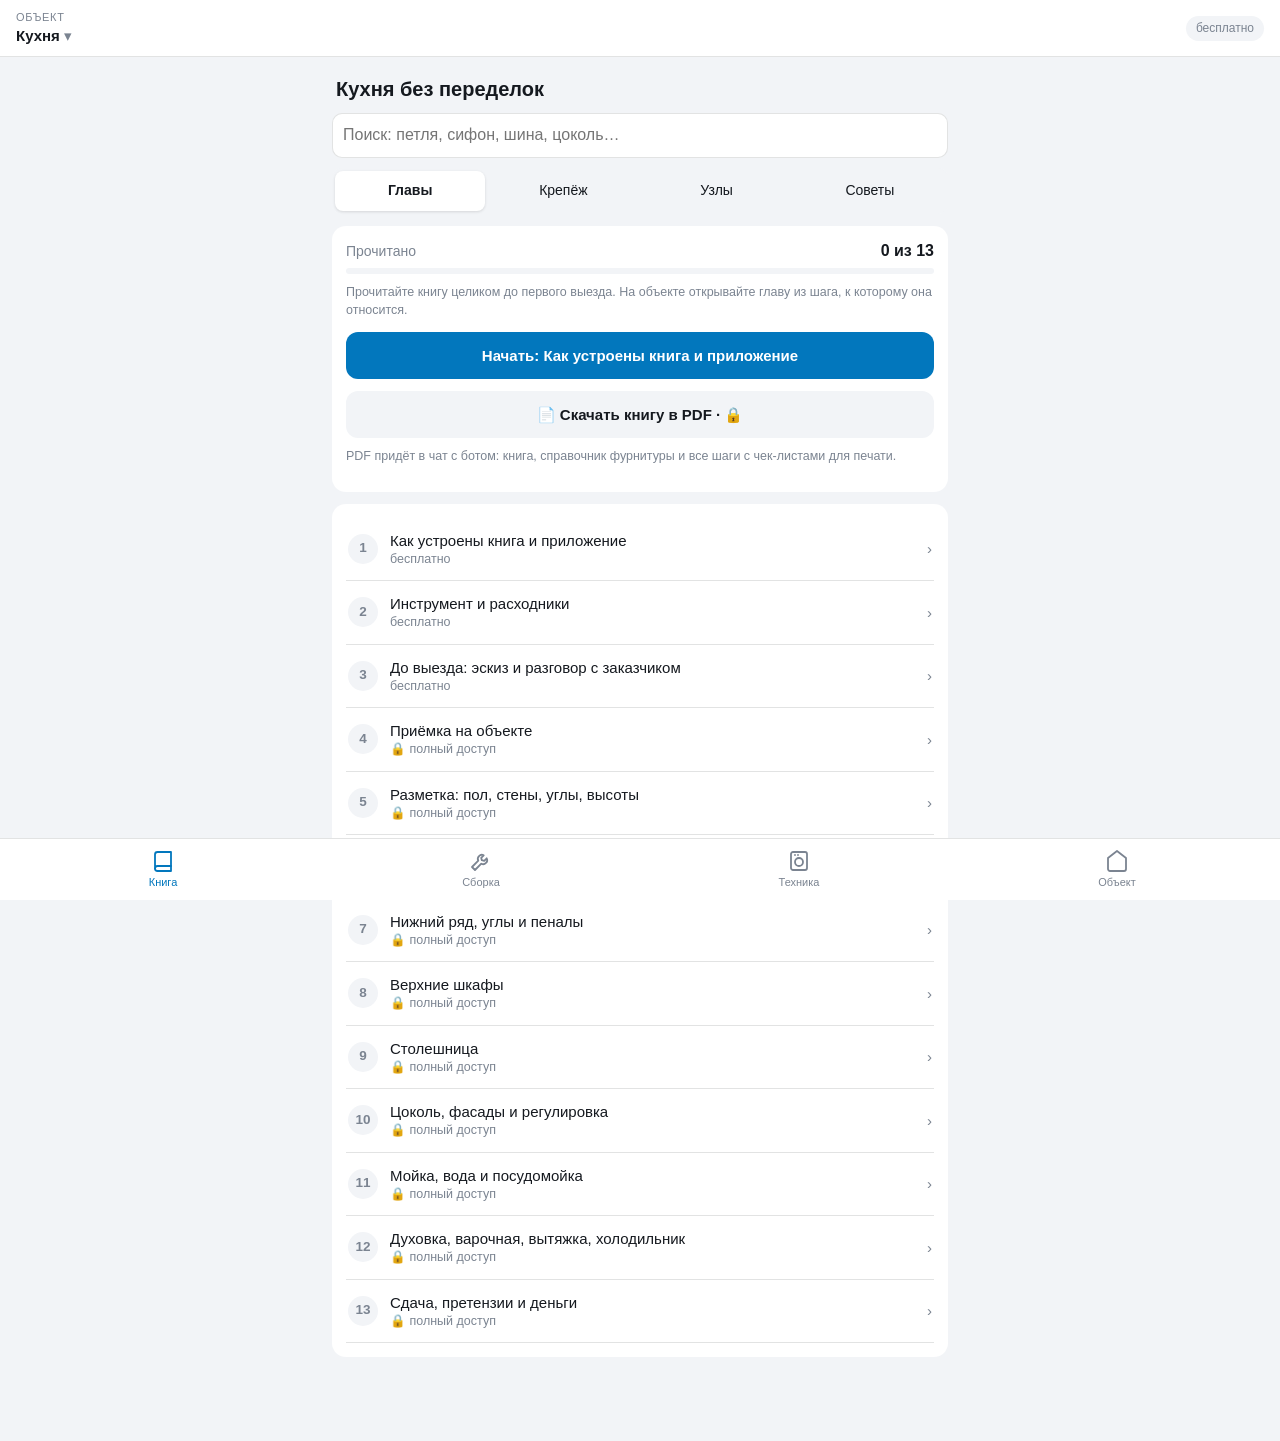
<file: kuhnya/index.html>
<!DOCTYPE html>
<html lang="ru">
<head>
  <meta charset="UTF-8">
  <meta name="viewport" content="width=device-width, initial-scale=1, maximum-scale=1, user-scalable=no">
  <title>Кухня PRO</title>
  <script>
    /* автообновление: если на сервере версия новее, перезагружаемся мимо кэша Telegram */
    window.APP_VERSION = 7;
    fetch("version.json?t=" + Date.now(), { cache: "no-store" }).then((r) => r.json()).then((j) => {
      if (j.v > window.APP_VERSION && !location.search.includes("v=" + j.v)) location.replace(location.pathname + "?v=" + j.v + location.hash);
    }).catch(() => {});
  </script>
  <script src="https://telegram.org/js/telegram-web-app.js"></script>
  <link rel="stylesheet" href="style.css?v=7">
</head>
<body>
  <header class="top">
    <button class="project-chip" type="button">
      <span class="chip-label">Объект</span>
      <span class="chip-name" id="projectName">—</span>
    </button>
    <span class="badge" id="accessBadge">бесплатно</span>
  </header>
  <main id="view"></main>
  <nav class="tabs">
    <button type="button" data-tab="book">
      <svg viewBox="0 0 24 24"><path d="M4 19.5A2.5 2.5 0 016.5 17H20V3H6.5A2.5 2.5 0 004 5.5z"/><path d="M4 19.5A2.5 2.5 0 006.5 22H20v-5"/></svg>
      Книга
    </button>
    <button type="button" data-tab="build">
      <svg viewBox="0 0 24 24"><path d="M14.7 6.3a4 4 0 00-5.4 5.4L3 18l3 3 6.3-6.3a4 4 0 005.4-5.4l-2.5 2.5-2.4-.6-.6-2.4z"/></svg>
      Сборка
    </button>
    <button type="button" data-tab="tech">
      <svg viewBox="0 0 24 24"><rect x="4" y="3" width="16" height="18" rx="2"/><circle cx="12" cy="13" r="4"/><path d="M8 6h.01M11 6h.01"/></svg>
      Техника
    </button>
    <button type="button" data-tab="obj">
      <svg viewBox="0 0 24 24"><path d="M3 9l9-7 9 7v11a2 2 0 01-2 2H5a2 2 0 01-2-2V9z"/></svg>
      Объект
    </button>
  </nav>
  <div class="toast" id="toast"></div>
  <script src="config.js?v=7"></script>
  <script src="steps.js?v=7"></script>
  <script src="book.js?v=7"></script>
  <script src="parts.js?v=7"></script>
  <script src="tips.js?v=7"></script>
  <script src="app.js?v=7"></script>
</body>
</html>
</file>
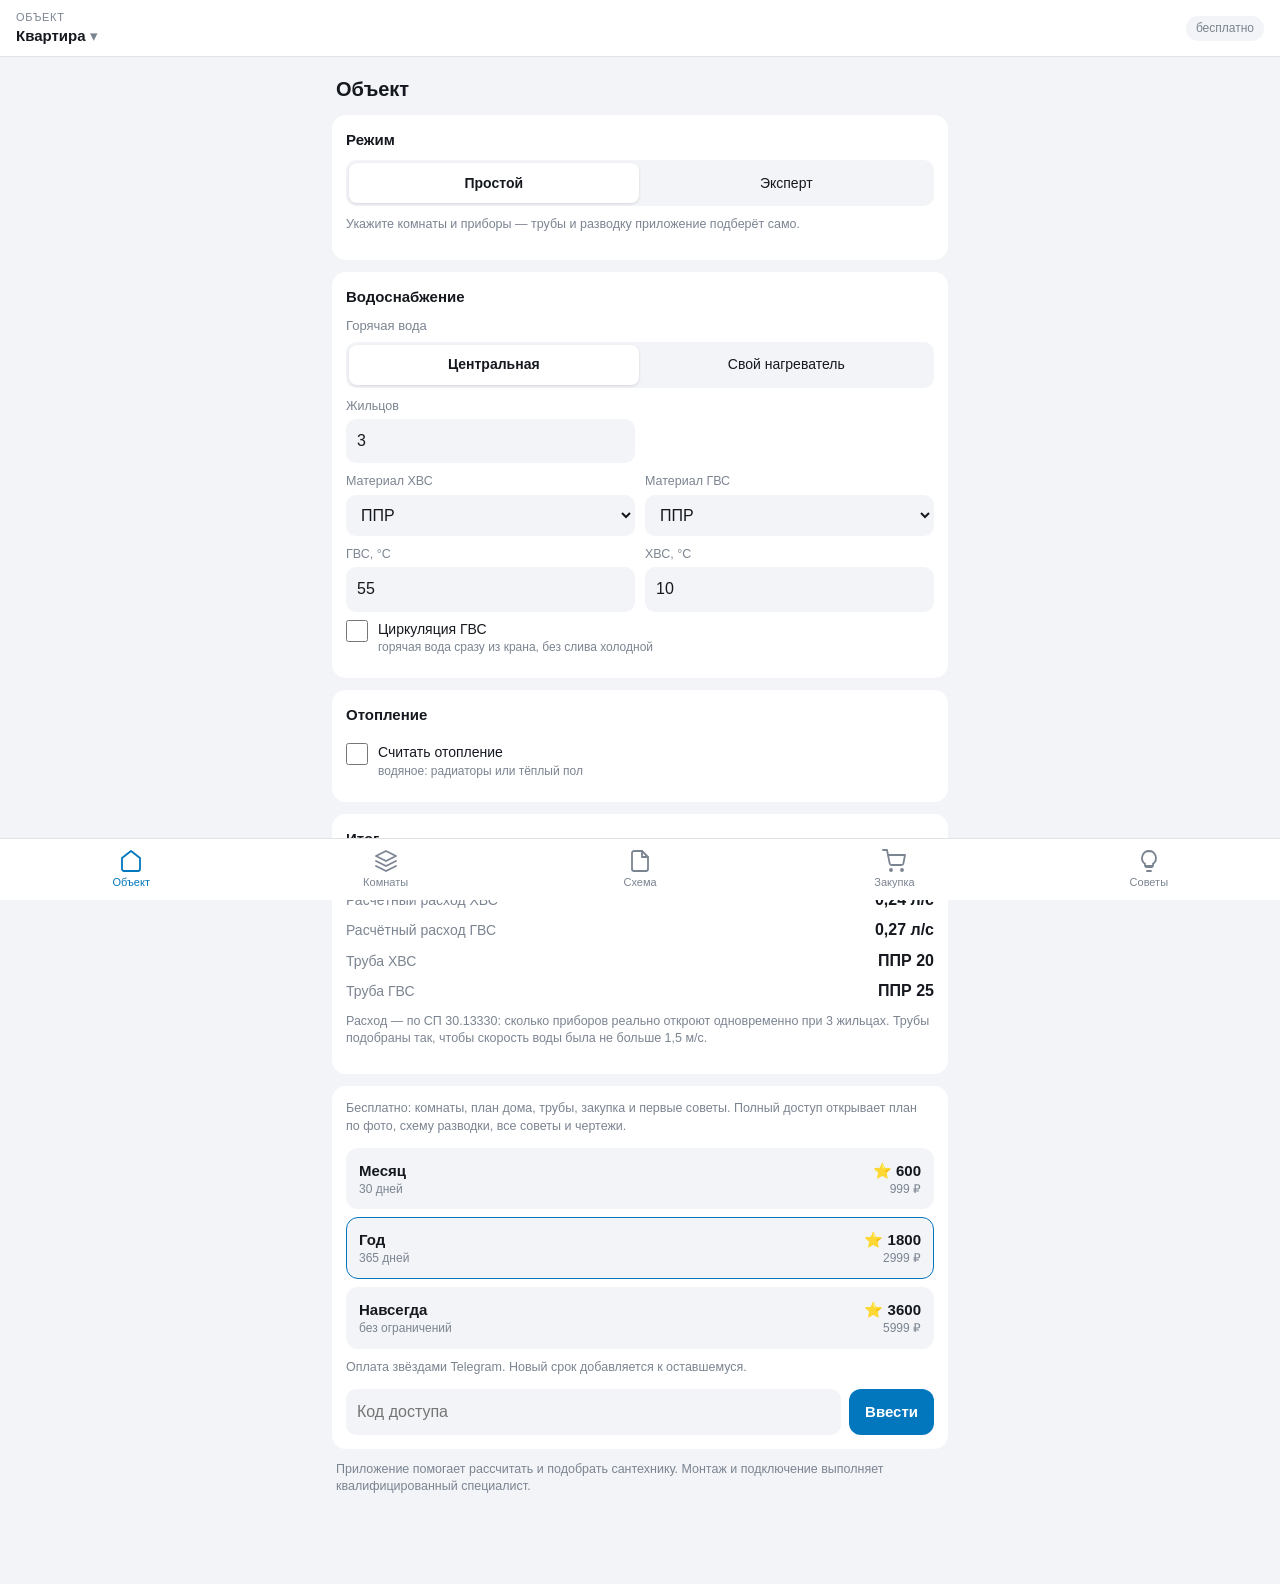
<file: santeh/index.html>
<!DOCTYPE html>
<html lang="ru">
<head>
  <meta charset="UTF-8">
  <meta name="viewport" content="width=device-width, initial-scale=1, maximum-scale=1, user-scalable=no">
  <title>Сантехник PRO</title>
  <script>
    /* автообновление: если на сервере версия новее, перезагружаемся мимо кэша Telegram */
    window.APP_VERSION = 11;
    fetch("version.json?t=" + Date.now(), { cache: "no-store" }).then((r) => r.json()).then((j) => {
      if (j.v > window.APP_VERSION && !location.search.includes("v=" + j.v)) location.replace(location.pathname + "?v=" + j.v + location.hash);
    }).catch(() => {});
  </script>
  <script src="https://telegram.org/js/telegram-web-app.js"></script>
  <link rel="stylesheet" href="style.css?v=11">
</head>
<body>
  <header class="top">
    <button class="project-chip" type="button">
      <span class="chip-label">Объект</span>
      <span class="chip-name" id="projectName">—</span>
    </button>
    <span class="badge" id="accessBadge">бесплатно</span>
  </header>
  <main id="view"></main>
  <nav class="tabs">
    <button type="button" data-tab="object">
      <svg viewBox="0 0 24 24"><path d="M3 9l9-7 9 7v11a2 2 0 01-2 2H5a2 2 0 01-2-2V9z"/></svg>
      Объект
    </button>
    <button type="button" data-tab="rooms">
      <svg viewBox="0 0 24 24"><path d="M12 2L2 7l10 5 10-5-10-5zM2 17l10 5 10-5M2 12l10 5 10-5"/></svg>
      Комнаты
    </button>
    <button type="button" data-tab="schema">
      <svg viewBox="0 0 24 24"><path d="M14 2H6a2 2 0 00-2 2v16a2 2 0 002 2h12a2 2 0 002-2V8z"/><polyline points="14 2 14 8 20 8"/></svg>
      Схема
    </button>
    <button type="button" data-tab="buy">
      <svg viewBox="0 0 24 24"><circle cx="9" cy="21" r="1"/><circle cx="20" cy="21" r="1"/><path d="M1 1h4l2.68 13.39a2 2 0 002 1.61h9.72a2 2 0 002-1.61L23 6H6"/></svg>
      Закупка
    </button>
    <button type="button" data-tab="tips">
      <svg viewBox="0 0 24 24"><path d="M9 18h6M10 22h4M12 2a7 7 0 00-4 12.7V17h8v-2.3A7 7 0 0012 2z"/></svg>
      Советы
    </button>
  </nav>
  <div class="toast" id="toast"></div>
  <script src="config.js?v=11"></script>
  <script src="core.js?v=11"></script>
  <script src="plan.js?v=11"></script>
  <script src="tips.js?v=11"></script>
  <script src="montage.js?v=11"></script>
  <script src="app.js?v=11"></script>
</body>
</html>
</file>
<file: kuhnya/style.css>
:root {
  --bg: var(--tg-theme-bg-color, #ffffff);
  --bg2: var(--tg-theme-secondary-bg-color, #f2f4f7);
  --text: var(--tg-theme-text-color, #15191f);
  --hint: var(--tg-theme-hint-color, #7b8491);
  --link: var(--tg-theme-link-color, #0277bd);
  --btn: var(--tg-theme-button-color, #0277bd);
  --btn-text: var(--tg-theme-button-text-color, #ffffff);
  --accent: #e65100;
  --ok: #1f8a4c;
  --amber: #f2a900;
  --hot: #e53935;
  --cold: #1565c0;
  --warn-bg: #fdecea;
  --line: color-mix(in srgb, var(--text) 12%, transparent);
  --radius: 14px;
}
* { box-sizing: border-box; -webkit-tap-highlight-color: transparent; }
html, body { margin: 0; background: var(--bg2); color: var(--text); font: 15px/1.4 -apple-system, "Segoe UI", Roboto, sans-serif; overflow-x: clip; }
body { padding-bottom: calc(72px + env(safe-area-inset-bottom)); }
main { padding: 12px 12px 0; max-width: 640px; margin: 0 auto; overflow-x: clip; }

.top { position: sticky; top: 0; z-index: 5; display: flex; align-items: center; justify-content: space-between; gap: 10px;
  padding: 10px 16px; background: var(--bg); border-bottom: 1px solid var(--line); }
.project-chip { display: flex; flex-direction: column; align-items: flex-start; border: 0; background: none; color: var(--text); padding: 0; font: inherit; text-align: left; min-width: 0; }
.chip-label { font-size: 11px; color: var(--hint); text-transform: uppercase; letter-spacing: .06em; }
.chip-name { font-weight: 700; white-space: nowrap; overflow: hidden; text-overflow: ellipsis; max-width: 60vw; }
.chip-name::after { content: " ▾"; color: var(--hint); font-weight: 400; }
.badge { font-size: 12px; padding: 4px 10px; border-radius: 99px; background: var(--bg2); color: var(--hint); white-space: nowrap; }
.badge.paid { background: color-mix(in srgb, var(--ok) 15%, transparent); color: var(--ok); }

h2 { font-size: 20px; margin: 6px 4px 12px; }
h3 { font-size: 15px; margin: 0 0 10px; }
.card { background: var(--bg); border-radius: var(--radius); padding: 14px; margin-bottom: 12px; position: relative; }
.sub { color: var(--hint); font-size: 13px; margin: -6px 0 10px; }
.grid { display: grid; grid-template-columns: 1fr 1fr; gap: 10px; align-items: end; }
label.f { display: flex; flex-direction: column; gap: 4px; font-size: 12.5px; color: var(--hint); }
label.f.full { grid-column: 1 / -1; }
input, select { width: 100%; font: inherit; font-size: 16px; color: var(--text); background: var(--bg2); border: 1px solid transparent; border-radius: 10px; padding: 10px; outline: none; }
input:focus, select:focus { border-color: var(--btn); }
.seg { display: flex; background: var(--bg2); border-radius: 10px; padding: 3px; gap: 3px; margin-bottom: 10px; }
.seg button { flex: 1; border: 0; background: none; color: var(--text); font: inherit; font-size: 14px; padding: 9px 4px; border-radius: 8px; min-height: 40px; }
.seg button.on { background: var(--bg); box-shadow: 0 1px 3px rgba(0, 0, 0, .12); font-weight: 600; }
.tgl { display: flex; gap: 10px; align-items: flex-start; padding: 8px 0; font-size: 14px; }
.tgl input { width: 22px; height: 22px; flex: none; margin: 0; accent-color: var(--btn); }
.tgl small { display: block; color: var(--hint); font-size: 12px; }

.res { display: grid; grid-template-columns: 1fr auto; gap: 8px 12px; align-items: baseline; }
.res .k { color: var(--hint); font-size: 14px; }
.res .v { font-weight: 700; font-size: 16px; text-align: right; font-variant-numeric: tabular-nums; }
.res .v.big { font-size: 22px; }
.res hr { grid-column: 1 / -1; border: 0; border-top: 1px solid var(--line); margin: 2px 0; width: 100%; }
.warn { background: var(--warn-bg); color: #7a1f19; border-radius: 10px; padding: 10px 12px; font-size: 14px; margin-top: 10px; }
.note { color: var(--hint); font-size: 12.5px; margin-top: 10px; }
.btn { display: block; width: 100%; border: 0; border-radius: 12px; padding: 13px; font: inherit; font-weight: 600; background: var(--btn); color: var(--btn-text); margin-top: 12px; min-height: 46px; }
.btn.ghost { background: var(--bg2); color: var(--text); }

/* линии/трубы */
.pipe-line { background: var(--bg); border-radius: var(--radius); padding: 12px 14px; margin-bottom: 10px; }
.pipe-line .head { display: flex; align-items: center; gap: 8px; margin-bottom: 6px; }
.pipe-line .icon { font-size: 20px; }
.pipe-line .name { flex: 1; font-weight: 600; font-size: 15px; }
.pipe-line .badge-t { font-size: 11px; padding: 2px 8px; border-radius: 99px; font-weight: 600; }
.badge-hot { background: color-mix(in srgb, var(--hot) 14%, transparent); color: var(--hot); }
.badge-cold { background: color-mix(in srgb, var(--cold) 14%, transparent); color: var(--cold); }
.pipe-line .specs { display: flex; flex-wrap: wrap; gap: 6px; font-size: 13px; color: var(--hint); }
.pipe-line .specs b { font-weight: 700; color: var(--text); }

/* закупка */
.bi { display: flex; justify-content: space-between; gap: 12px; padding: 9px 0; border-bottom: 1px solid var(--line); font-size: 14.5px; }
.bi:last-child { border-bottom: 0; }
.bi b { white-space: nowrap; font-variant-numeric: tabular-nums; }

/* замок */
.lock { position: absolute; inset: 0; border-radius: var(--radius); display: flex; flex-direction: column; align-items: center; justify-content: center; gap: 8px; text-align: center; padding: 20px;
  background: color-mix(in srgb, var(--bg) 82%, transparent); backdrop-filter: blur(3px); -webkit-backdrop-filter: blur(3px); }
.lock b { font-size: 15px; }
.lock span { color: var(--hint); font-size: 13px; max-width: 260px; }
.lock .btn { width: auto; padding: 10px 18px; margin-top: 4px; }
.locked-body { filter: blur(2px); pointer-events: none; user-select: none; min-height: 120px; }

.tabs { position: fixed; left: 0; right: 0; bottom: 0; z-index: 6; display: flex; background: var(--bg); border-top: 1px solid var(--line); padding: 4px 4px calc(4px + env(safe-area-inset-bottom)); }
.tabs button { flex: 1; border: 0; background: none; color: var(--hint); font: inherit; font-size: 11px; display: flex; flex-direction: column; align-items: center; gap: 2px; padding: 6px 0; min-height: 48px; }
.tabs svg { width: 24px; height: 24px; fill: none; stroke: currentColor; stroke-width: 1.8; stroke-linecap: round; stroke-linejoin: round; }
.tabs button.on { color: var(--btn); }
.sheet-bg { position: fixed; inset: 0; background: rgba(0, 0, 0, .35); z-index: 20; display: flex; align-items: flex-end; }
.sheet { background: var(--bg); width: 100%; max-height: 85vh; overflow: auto; border-radius: 18px 18px 0 0; padding: 16px 16px calc(16px + env(safe-area-inset-bottom)); }
.cl-item { display: flex; align-items: center; gap: 12px; padding: 12px 2px; border-bottom: 1px solid var(--line); }
.cl-item .t { flex: 1; } .cl-item small { display: block; color: var(--hint); font-size: 12.5px; }
.toast { position: fixed; left: 50%; bottom: 90px; transform: translateX(-50%); background: rgba(30, 30, 30, .9); color: #fff; padding: 10px 16px; border-radius: 12px; font-size: 14px; opacity: 0; transition: opacity .2s; pointer-events: none; z-index: 30; max-width: 90vw; }
.toast.show { opacity: 1; }

/* тарифы */
.plans { display: grid; gap: 8px; }
.plan { display: flex; width: 100%; align-items: center; justify-content: space-between; gap: 10px; text-align: left; font: inherit; color: var(--text);
  background: var(--bg2); border: 1.5px solid transparent; border-radius: 12px; padding: 11px 12px; min-height: 52px; }
.plan.best { border-color: var(--btn); }
.plan-n { font-weight: 700; } .plan-n small, .plan-p small { display: block; font-weight: 400; color: var(--hint); font-size: 12px; }
.plan-p { font-weight: 700; text-align: right; white-space: nowrap; font-variant-numeric: tabular-nums; }
.code-row { display: flex; gap: 8px; margin-top: 12px; align-items: stretch; }
.code-row input { flex: 1; min-width: 0; }
.code-row .btn { width: auto; margin: 0; padding: 0 16px; }

/* план дома */
.plan-tools { display: flex; gap: 8px; margin-bottom: 6px; }
.plan-tools button { flex: 1; display: flex; align-items: center; justify-content: center; gap: 6px; border: 1px solid var(--line); background: var(--bg2); color: var(--text); font: inherit; font-size: 13.5px; padding: 9px 8px; border-radius: 10px; min-height: 44px; }
.plan-tools button:disabled { opacity: .6; }
.plan-tools svg { width: 18px; height: 18px; flex: none; fill: none; stroke: currentColor; stroke-width: 1.8; stroke-linecap: round; stroke-linejoin: round; }
.pe-wrap { touch-action: none; user-select: none; -webkit-user-select: none; margin-top: 6px; }
svg.plan-svg { width: 100%; height: auto; max-height: 62vh; display: block; background: #fbfcfe; border-radius: 12px; border: 1px solid var(--line); }
svg.plan-svg.static { cursor: zoom-in; }
.pe-sel { display: grid; grid-template-columns: 1fr 1fr 44px; gap: 8px; align-items: end; margin-top: 10px; }
.pe-sel b { grid-column: 1 / -1; font-size: 14px; }
.pe-rot { height: 44px; border: 0; border-radius: 10px; background: var(--bg2); color: var(--text); font-size: 20px; }
.from-plan { margin: 10px 0 0; font-size: 13.5px; color: var(--hint); }
.from-plan b { color: var(--text); }
.from-plan button, .linkbtn { border: 0; background: none; color: var(--link); font: inherit; padding: 0 2px; text-decoration: underline; }

/* советы и чертежи */
.tip { background: var(--bg); border-radius: var(--radius); padding: 12px 14px; margin-bottom: 10px; border-left: 4px solid var(--ok); }
.tip.err { border-left-color: var(--hot); }
.tip-kind { font-size: 12px; font-weight: 700; color: var(--ok); margin-bottom: 4px; }
.tip.err .tip-kind { color: var(--hot); }
.tip-text { font-size: 14px; line-height: 1.45; }
.tip.locked .tip-text { color: var(--hint); font-style: italic; }
.tip-src { font-size: 11.5px; color: var(--hint); margin-top: 6px; }
.cl-item[data-draw] { cursor: pointer; }
.zoom { position: fixed; inset: 0; z-index: 40; background: #fff; display: flex; flex-direction: column; }
.zoom-bar { display: flex; align-items: center; justify-content: space-between; gap: 10px; padding: 10px 14px; border-bottom: 1px solid #e5e2db; font-size: 13px; color: #6f6c66; }
.zoom-bar button { border: 0; background: var(--btn); color: var(--btn-text); border-radius: 10px; padding: 8px 14px; font: inherit; font-weight: 600; min-height: 40px; }
.zoom-body { flex: 1; overflow: auto; -webkit-overflow-scrolling: touch; padding: 10px; }
.zoom-body svg.zoomed { height: auto; display: block; margin: 0 auto; }

/* замер: окна, двери, коммуникации */
.addrow { display: flex; flex-wrap: wrap; gap: 8px; margin-top: 10px; }
.addrow button { border: 1px dashed var(--line); background: none; color: var(--link); font: inherit; font-size: 14px; padding: 9px 12px; border-radius: 10px; min-height: 40px; }
.item { background: var(--bg2); border-radius: 12px; padding: 10px 12px; margin-bottom: 8px; }
.item .head { display: flex; align-items: center; gap: 8px; margin-bottom: 8px; }
.item .head b { flex: 1; font-size: 14.5px; }
.item .head select { width: auto; padding: 6px 8px; font-size: 15px; background: var(--bg); }
.item .grid input { background: var(--bg); }
.dot { width: 14px; height: 14px; border-radius: 50%; flex: none; }
.x { border: 0; background: none; color: var(--hint); font-size: 22px; padding: 2px 8px; min-width: 40px; min-height: 40px; }

/* модули */
.mrow { display: grid; grid-template-columns: minmax(0, 1fr) 66px 34px 34px 34px; gap: 5px; align-items: center; padding: 5px 0; border-bottom: 1px solid var(--line); }
.mrow select, .mrow input { padding: 8px 6px; font-size: 15px; }
.mrow select { text-overflow: ellipsis; }
.mrow button { height: 40px; border: 0; border-radius: 10px; background: var(--bg2); color: var(--text); font-size: 18px; padding: 0; }
.mrow button[data-mdel] { color: var(--hint); font-size: 20px; }
.row-head { display: flex; align-items: baseline; justify-content: space-between; gap: 8px; margin: 14px 0 4px; }
.row-head h3 { margin: 0; }
.row-head span { font-size: 12.5px; color: var(--hint); }
.row-add { display: grid; grid-template-columns: 1fr auto; gap: 8px; margin-top: 8px; }
.row-add select { color: var(--link); }
.row-add button { border: 1px dashed var(--line); background: none; color: var(--link); font: inherit; font-size: 14px; padding: 0 12px; border-radius: 10px; min-height: 44px; }
.fit { font-size: 13.5px; margin-top: 8px; color: var(--hint); }
.fit b { color: var(--text); }
.fit .bad { color: var(--hot); font-weight: 600; }
.fit .ok { color: var(--ok); font-weight: 600; }
.info { background: color-mix(in srgb, var(--btn) 9%, transparent); border-radius: 10px; padding: 10px 12px; font-size: 14px; margin-top: 10px; }

/* чертежи */
.elev-wrap { border-radius: 12px; border: 1px solid var(--line); overflow: hidden; background: #fff; }
svg.elev, svg.elev-mini, svg.ctop, svg.sheets { display: block; width: 100%; height: auto; cursor: zoom-in; }
.pieces { font-size: 14px; }
.pieces .bi span small { display: block; color: var(--hint); font-size: 12.5px; }

/* смета */
.sm-row { padding: 10px 0; border-bottom: 1px solid var(--line); }
.sm-row:last-child { border-bottom: 0; }
.sm-row .n { font-size: 14.5px; margin-bottom: 6px; }
.sm-row .n.off { color: var(--hint); }
.sm-line { display: grid; grid-template-columns: 74px 36px 96px 1fr; gap: 6px; align-items: center; font-size: 13px; color: var(--hint); }
.sm-line input { padding: 7px 8px; font-size: 15px; }
.sm-line b { text-align: right; color: var(--text); font-size: 15px; white-space: nowrap; font-variant-numeric: tabular-nums; }
.total { display: flex; justify-content: space-between; align-items: baseline; font-size: 15px; }
.total b { font-size: 24px; font-variant-numeric: tabular-nums; }

/* чек-листы */
.bar { height: 6px; background: var(--bg2); border-radius: 9px; overflow: hidden; margin-top: 6px; }
.bar i { display: block; height: 100%; background: var(--ok); border-radius: 9px; }
.chk { display: flex; gap: 12px; align-items: flex-start; padding: 11px 2px; border-bottom: 1px solid var(--line); font-size: 14.5px; }
.chk:last-child { border-bottom: 0; }
.chk input { width: 22px; height: 22px; flex: none; margin: 0; accent-color: var(--ok); }
.chk.done span { color: var(--hint); text-decoration: line-through; }
.nr { display: inline-block; font-size: 11px; font-weight: 700; color: var(--accent); border: 1px solid var(--accent); border-radius: 99px; padding: 1px 7px; margin-left: 6px; vertical-align: 1px; }
.back { border: 0; background: none; color: var(--link); font: inherit; padding: 4px; margin: 0 0 6px; min-height: 40px; }

/* пошаговая сборка */
.num { width: 30px; height: 30px; flex: none; border-radius: 50%; background: var(--bg2); color: var(--hint); display: flex; align-items: center; justify-content: center; font-size: 13.5px; font-weight: 700; }
.num.ok { background: color-mix(in srgb, var(--ok) 16%, transparent); color: var(--ok); }
.step-text { margin: 0; font-size: 15px; line-height: 1.5; }
.draw-link { display: block; width: 100%; text-align: left; margin-top: 12px; border: 1px solid var(--line); background: var(--bg2); color: var(--link); font: inherit; font-size: 14.5px; padding: 11px 12px; border-radius: 10px; min-height: 44px; }
.step-nav { display: grid; grid-template-columns: 1fr 1.4fr; gap: 10px; margin: 4px 0 16px; }
.step-nav .btn { margin-top: 0; }
.step-nav .btn:disabled { opacity: .45; }
textarea { width: 100%; font: inherit; font-size: 16px; color: var(--text); background: var(--bg2); border: 1px solid transparent; border-radius: 10px; padding: 10px; outline: none; resize: vertical; }
textarea:focus { border-color: var(--btn); }

/* книга */
.book .bk-p { margin: 0 0 12px; font-size: 15.5px; line-height: 1.55; }
.book .bk-h { margin: 18px 0 8px; font-size: 16px; }
.book .bk-h:first-child { margin-top: 0; }
.book .bk-list { margin: 0 0 12px; padding-left: 20px; font-size: 15px; line-height: 1.5; }
.book .bk-list li { margin-bottom: 6px; }
.book .warn { margin: 4px 0 12px; }
.book .draw-link { margin: 4px 0 12px; }

/* подробные шаги и справочник */
ol.how { margin: 0; padding-left: 22px; font-size: 15px; line-height: 1.5; }
ol.how li { margin-bottom: 9px; padding-left: 2px; }
ol.how li::marker { font-weight: 700; color: var(--btn); }
ul.need { margin: 0; }
.chips { display: flex; flex-wrap: wrap; gap: 8px; }
.chip-btn { border: 1px solid var(--line); background: var(--bg2); color: var(--text); font: inherit; font-size: 14px; padding: 9px 12px; border-radius: 99px; min-height: 40px; }

/* чертежи внутри шага */
.figs { display: grid; gap: 10px; margin-bottom: 12px; }
.fig { margin: 0; background: #fff; border-radius: var(--radius); overflow: hidden; border: 1px solid var(--line); cursor: zoom-in; }
.fig img { display: block; width: 100%; height: auto; }
.fig figcaption { font-size: 12.5px; color: #6f6c66; padding: 6px 10px 8px; border-top: 1px solid #eee; }

/* поиск, пропущенные шаги, список с собой */
input.search { margin: -2px 0 10px; background: var(--bg); border: 1px solid var(--line); }
.cl-item.skip .t { color: var(--hint); text-decoration: line-through; }
.cl-item.skip .t small { text-decoration: none; }
.skip-btn { display: block; margin: 0 auto 12px; font-size: 13.5px; color: var(--hint); }
details[data-kitbox] summary { cursor: pointer; font-size: 15px; padding: 2px 0; list-style-position: inside; }
.sub-inline { color: var(--hint); font-size: 13px; font-weight: 400; margin-left: 6px; }
</file>
<file: santeh/style.css>
:root {
  --bg: var(--tg-theme-bg-color, #ffffff);
  --bg2: var(--tg-theme-secondary-bg-color, #f2f4f7);
  --text: var(--tg-theme-text-color, #15191f);
  --hint: var(--tg-theme-hint-color, #7b8491);
  --link: var(--tg-theme-link-color, #0277bd);
  --btn: var(--tg-theme-button-color, #0277bd);
  --btn-text: var(--tg-theme-button-text-color, #ffffff);
  --accent: #e65100;
  --ok: #1f8a4c;
  --amber: #f2a900;
  --hot: #e53935;
  --cold: #1565c0;
  --warn-bg: #fdecea;
  --line: color-mix(in srgb, var(--text) 12%, transparent);
  --radius: 14px;
}
* { box-sizing: border-box; -webkit-tap-highlight-color: transparent; }
html, body { margin: 0; background: var(--bg2); color: var(--text); font: 15px/1.4 -apple-system, "Segoe UI", Roboto, sans-serif; overflow-x: clip; }
body { padding-bottom: calc(72px + env(safe-area-inset-bottom)); }
main { padding: 12px 12px 0; max-width: 640px; margin: 0 auto; overflow-x: clip; }

.top { position: sticky; top: 0; z-index: 5; display: flex; align-items: center; justify-content: space-between; gap: 10px;
  padding: 10px 16px; background: var(--bg); border-bottom: 1px solid var(--line); }
.project-chip { display: flex; flex-direction: column; align-items: flex-start; border: 0; background: none; color: var(--text); padding: 0; font: inherit; text-align: left; min-width: 0; }
.chip-label { font-size: 11px; color: var(--hint); text-transform: uppercase; letter-spacing: .06em; }
.chip-name { font-weight: 700; white-space: nowrap; overflow: hidden; text-overflow: ellipsis; max-width: 60vw; }
.chip-name::after { content: " ▾"; color: var(--hint); font-weight: 400; }
.badge { font-size: 12px; padding: 4px 10px; border-radius: 99px; background: var(--bg2); color: var(--hint); white-space: nowrap; }
.badge.paid { background: color-mix(in srgb, var(--ok) 15%, transparent); color: var(--ok); }

h2 { font-size: 20px; margin: 6px 4px 12px; }
h3 { font-size: 15px; margin: 0 0 10px; }
.card { background: var(--bg); border-radius: var(--radius); padding: 14px; margin-bottom: 12px; position: relative; }
.sub { color: var(--hint); font-size: 13px; margin: -6px 0 10px; }
.grid { display: grid; grid-template-columns: 1fr 1fr; gap: 10px; align-items: end; }
label.f { display: flex; flex-direction: column; gap: 4px; font-size: 12.5px; color: var(--hint); }
label.f.full { grid-column: 1 / -1; }
input, select { width: 100%; font: inherit; font-size: 16px; color: var(--text); background: var(--bg2); border: 1px solid transparent; border-radius: 10px; padding: 10px; outline: none; }
input:focus, select:focus { border-color: var(--btn); }
.seg { display: flex; background: var(--bg2); border-radius: 10px; padding: 3px; gap: 3px; margin-bottom: 10px; }
.seg button { flex: 1; border: 0; background: none; color: var(--text); font: inherit; font-size: 14px; padding: 9px 4px; border-radius: 8px; min-height: 40px; }
.seg button.on { background: var(--bg); box-shadow: 0 1px 3px rgba(0, 0, 0, .12); font-weight: 600; }
.tgl { display: flex; gap: 10px; align-items: flex-start; padding: 8px 0; font-size: 14px; }
.tgl input { width: 22px; height: 22px; flex: none; margin: 0; accent-color: var(--btn); }
.tgl small { display: block; color: var(--hint); font-size: 12px; }

.res { display: grid; grid-template-columns: 1fr auto; gap: 8px 12px; align-items: baseline; }
.res .k { color: var(--hint); font-size: 14px; }
.res .v { font-weight: 700; font-size: 16px; text-align: right; font-variant-numeric: tabular-nums; }
.res .v.big { font-size: 22px; }
.res hr { grid-column: 1 / -1; border: 0; border-top: 1px solid var(--line); margin: 2px 0; width: 100%; }
.warn { background: var(--warn-bg); color: #7a1f19; border-radius: 10px; padding: 10px 12px; font-size: 14px; margin-top: 10px; }
.note { color: var(--hint); font-size: 12.5px; margin-top: 10px; }
.btn { display: block; width: 100%; border: 0; border-radius: 12px; padding: 13px; font: inherit; font-weight: 600; background: var(--btn); color: var(--btn-text); margin-top: 12px; min-height: 46px; }
.btn.ghost { background: var(--bg2); color: var(--text); }

/* комнаты */
.stepper { display: flex; align-items: center; gap: 12px; font-size: 15px; }
.stepper span { flex: 1; }
.stepper button { width: 44px; height: 44px; border-radius: 12px; border: 0; background: var(--bg2); color: var(--text); font-size: 22px; }
.stepper b { min-width: 24px; text-align: center; font-size: 18px; font-variant-numeric: tabular-nums; }
.addrow { display: flex; flex-wrap: wrap; gap: 8px; margin-top: 12px; }
.addrow button { border: 1px dashed var(--line); background: none; color: var(--link); font: inherit; font-size: 14px; padding: 9px 12px; border-radius: 10px; min-height: 40px; }
.room { background: var(--bg); border-radius: var(--radius); padding: 12px 14px; margin-bottom: 10px; }
.appl { display: flex; flex-wrap: wrap; gap: 6px; }
.ap { border: 1.5px solid var(--line); background: none; color: var(--hint); font: inherit; font-size: 14px; padding: 8px 12px; border-radius: 99px; min-height: 40px; }
.ap.on { border-color: var(--btn); background: color-mix(in srgb, var(--btn) 12%, transparent); color: var(--text); font-weight: 600; }
.ap.on::before { content: "✓ "; color: var(--btn); }
.dist { display: flex; align-items: center; gap: 8px; margin-top: 10px; font-size: 13px; color: var(--hint); }
.dist input { width: 72px; padding: 7px 8px; font-size: 15px; }

/* линии/трубы */
.pipe-line { background: var(--bg); border-radius: var(--radius); padding: 12px 14px; margin-bottom: 10px; }
.pipe-line .head { display: flex; align-items: center; gap: 8px; margin-bottom: 6px; }
.pipe-line .icon { font-size: 20px; }
.pipe-line .name { flex: 1; font-weight: 600; font-size: 15px; }
.pipe-line .badge-t { font-size: 11px; padding: 2px 8px; border-radius: 99px; font-weight: 600; }
.badge-hot { background: color-mix(in srgb, var(--hot) 14%, transparent); color: var(--hot); }
.badge-cold { background: color-mix(in srgb, var(--cold) 14%, transparent); color: var(--cold); }
.pipe-line .specs { display: flex; flex-wrap: wrap; gap: 6px; font-size: 13px; color: var(--hint); }
.pipe-line .specs b { font-weight: 700; color: var(--text); }

/* схема */
svg.schema { width: 100%; height: auto; display: block; background: #f8fafe; border-radius: 12px; }

/* закупка */
.bi { display: flex; justify-content: space-between; gap: 12px; padding: 9px 0; border-bottom: 1px solid var(--line); font-size: 14.5px; }
.bi:last-child { border-bottom: 0; }
.bi b { white-space: nowrap; font-variant-numeric: tabular-nums; }

/* замок */
.lock { position: absolute; inset: 0; border-radius: var(--radius); display: flex; flex-direction: column; align-items: center; justify-content: center; gap: 8px; text-align: center; padding: 20px;
  background: color-mix(in srgb, var(--bg) 82%, transparent); backdrop-filter: blur(3px); -webkit-backdrop-filter: blur(3px); }
.lock b { font-size: 15px; }
.lock span { color: var(--hint); font-size: 13px; max-width: 260px; }
.lock .btn { width: auto; padding: 10px 18px; margin-top: 4px; }
.locked-body { filter: blur(2px); pointer-events: none; user-select: none; min-height: 120px; }

.tabs { position: fixed; left: 0; right: 0; bottom: 0; z-index: 6; display: flex; background: var(--bg); border-top: 1px solid var(--line); padding: 4px 4px calc(4px + env(safe-area-inset-bottom)); }
.tabs button { flex: 1; border: 0; background: none; color: var(--hint); font: inherit; font-size: 11px; display: flex; flex-direction: column; align-items: center; gap: 2px; padding: 6px 0; min-height: 48px; }
.tabs svg { width: 24px; height: 24px; fill: none; stroke: currentColor; stroke-width: 1.8; stroke-linecap: round; stroke-linejoin: round; }
.tabs button.on { color: var(--btn); }
.sheet-bg { position: fixed; inset: 0; background: rgba(0, 0, 0, .35); z-index: 20; display: flex; align-items: flex-end; }
.sheet { background: var(--bg); width: 100%; max-height: 85vh; overflow: auto; border-radius: 18px 18px 0 0; padding: 16px 16px calc(16px + env(safe-area-inset-bottom)); }
.cl-item { display: flex; align-items: center; gap: 12px; padding: 12px 2px; border-bottom: 1px solid var(--line); }
.cl-item .t { flex: 1; } .cl-item small { display: block; color: var(--hint); font-size: 12.5px; }
.toast { position: fixed; left: 50%; bottom: 90px; transform: translateX(-50%); background: rgba(30, 30, 30, .9); color: #fff; padding: 10px 16px; border-radius: 12px; font-size: 14px; opacity: 0; transition: opacity .2s; pointer-events: none; z-index: 30; max-width: 90vw; }
.toast.show { opacity: 1; }

/* тарифы */
.plans { display: grid; gap: 8px; }
.plan { display: flex; width: 100%; align-items: center; justify-content: space-between; gap: 10px; text-align: left; font: inherit; color: var(--text);
  background: var(--bg2); border: 1.5px solid transparent; border-radius: 12px; padding: 11px 12px; min-height: 52px; }
.plan.best { border-color: var(--btn); }
.plan-n { font-weight: 700; } .plan-n small, .plan-p small { display: block; font-weight: 400; color: var(--hint); font-size: 12px; }
.plan-p { font-weight: 700; text-align: right; white-space: nowrap; font-variant-numeric: tabular-nums; }
.code-row { display: flex; gap: 8px; margin-top: 12px; align-items: stretch; }
.code-row input { flex: 1; min-width: 0; }
.code-row .btn { width: auto; margin: 0; padding: 0 16px; }

/* отопление */
.rad-card { background: var(--bg); border-radius: var(--radius); padding: 12px 14px; margin-bottom: 10px; }
.rad-card .name { font-weight: 600; margin-bottom: 4px; }
.rad-card .info { font-size: 13px; color: var(--hint); }
.rad-card .info b { color: var(--text); font-weight: 700; }
.heat-bar { height: 6px; border-radius: 3px; background: var(--bg2); margin-top: 6px; overflow: hidden; }
.heat-bar div { height: 100%; border-radius: 3px; background: linear-gradient(90deg, var(--hot), var(--accent)); }

/* план дома */
.plan-tools { display: flex; gap: 8px; margin-bottom: 6px; }
.plan-tools button { flex: 1; display: flex; align-items: center; justify-content: center; gap: 6px; border: 1px solid var(--line); background: var(--bg2); color: var(--text); font: inherit; font-size: 13.5px; padding: 9px 8px; border-radius: 10px; min-height: 44px; }
.plan-tools button:disabled { opacity: .6; }
.plan-tools svg { width: 18px; height: 18px; flex: none; fill: none; stroke: currentColor; stroke-width: 1.8; stroke-linecap: round; stroke-linejoin: round; }
.pe-wrap { touch-action: none; user-select: none; -webkit-user-select: none; margin-top: 6px; }
svg.plan-svg { width: 100%; height: auto; max-height: 62vh; display: block; background: #fbfcfe; border-radius: 12px; border: 1px solid var(--line); }
svg.plan-svg.static { cursor: zoom-in; }
.pe-sel { display: grid; grid-template-columns: 1fr 1fr 44px; gap: 8px; align-items: end; margin-top: 10px; }
.pe-sel b { grid-column: 1 / -1; font-size: 14px; }
.pe-rot { height: 44px; border: 0; border-radius: 10px; background: var(--bg2); color: var(--text); font-size: 20px; }
.from-plan { margin: 10px 0 0; font-size: 13.5px; color: var(--hint); }
.from-plan b { color: var(--text); }
.from-plan button, .linkbtn { border: 0; background: none; color: var(--link); font: inherit; padding: 0 2px; text-decoration: underline; }

/* советы и чертежи */
.tip { background: var(--bg); border-radius: var(--radius); padding: 12px 14px; margin-bottom: 10px; border-left: 4px solid var(--ok); }
.tip.err { border-left-color: var(--hot); }
.tip-kind { font-size: 12px; font-weight: 700; color: var(--ok); margin-bottom: 4px; }
.tip.err .tip-kind { color: var(--hot); }
.tip-text { font-size: 14px; line-height: 1.45; }
.tip.locked .tip-text { color: var(--hint); font-style: italic; }
.tip-src { font-size: 11.5px; color: var(--hint); margin-top: 6px; }
.cl-item[data-draw] { cursor: pointer; }
.zoom { position: fixed; inset: 0; z-index: 40; background: #fff; display: flex; flex-direction: column; }
.zoom-bar { display: flex; align-items: center; justify-content: space-between; gap: 10px; padding: 10px 14px; border-bottom: 1px solid #e5e2db; font-size: 13px; color: #6f6c66; }
.zoom-bar button { border: 0; background: var(--btn); color: var(--btn-text); border-radius: 10px; padding: 8px 14px; font: inherit; font-weight: 600; min-height: 40px; }
.zoom-body { flex: 1; overflow: auto; -webkit-overflow-scrolling: touch; padding: 10px; }
.zoom-body svg.zoomed { height: auto; display: block; margin: 0 auto; }

/* монтажная схема труб */
.montage-wrap { overflow-x: auto; -webkit-overflow-scrolling: touch; border-radius: 12px; border: 1px solid var(--line); }
svg.montage { display: block; width: max(100%, 560px); height: auto; cursor: zoom-in; }
</file>
